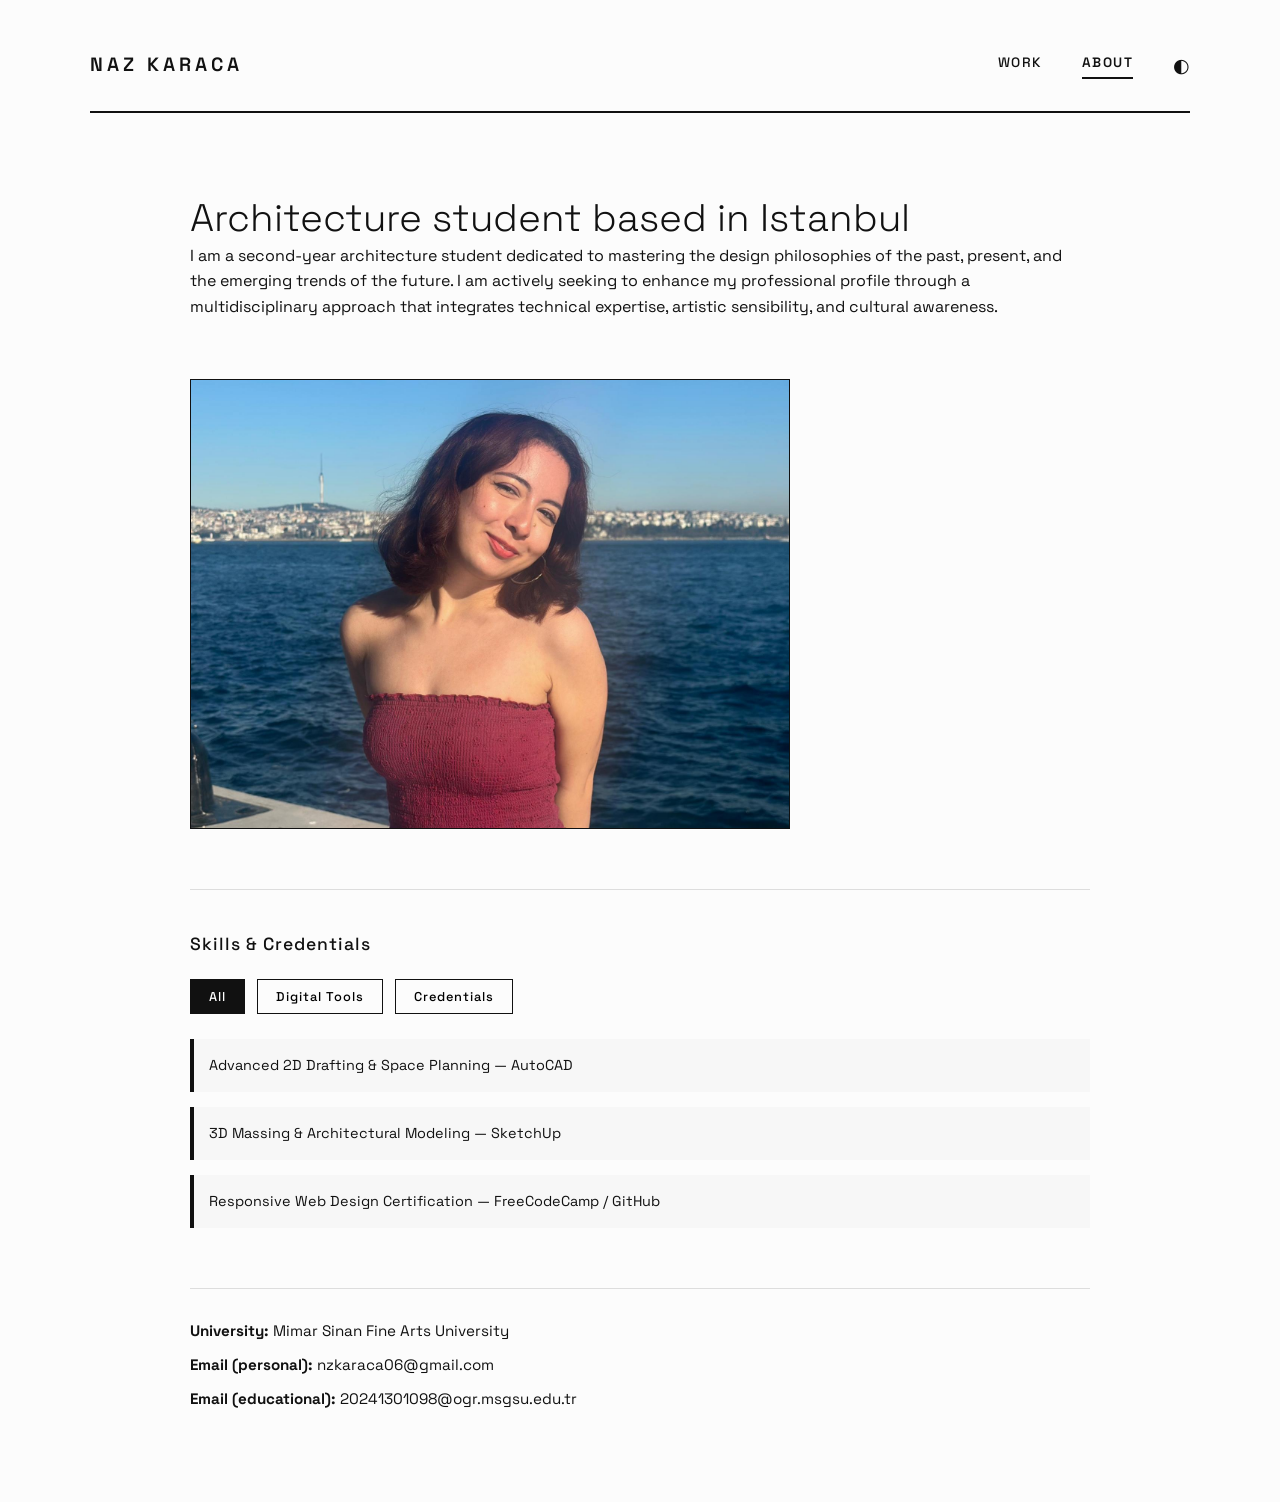
<file: about.html>
<!DOCTYPE html>
<html lang="tr">
<head>
    <meta charset="UTF-8">
    <meta name="viewport" content="width=device-width, initial-scale=1.0">
    <title>About | Naz Karaca</title>
    <link rel="stylesheet" href="styles.css">
</head>
<body>

    <nav>
        <h1><a href="index.html" class="logo-link">NAZ KARACA</a></h1>
        <button class="menu-toggle" id="menuToggle" aria-label="Menüyü Aç">☰</button>
        <div class="nav-links" id="navLinks">
            <a href="index.html">WORK</a>
            <a href="about.html" class="active">ABOUT</a>
            <button id="themeToggle" class="theme-btn" aria-label="Tema Değiştir">◐</button>
        </div>
    </nav>

    <main class="about-grid">
        <div class="about-text">
            <h2>Architecture student based in Istanbul</h2>
            <p>I am a second-year architecture student dedicated to mastering the design philosophies of the past, present, and the emerging trends of the future. I am actively seeking to enhance my professional profile through a multidisciplinary approach that integrates technical expertise, artistic sensibility, and cultural awareness.</p>
        </div>
            
        <div class="about-image">
            <div class="image-box">
                <img src="WhatsApp Image 2026-04-16 at 14.14.46.jpeg" alt="Naz Karaca">
            </div>
        </div>

        <div class="filter-section">
            <h3>Skills & Credentials</h3>
            <div class="filter-buttons">
                <button class="filter-btn active" data-filter="all">All</button>
                <button class="filter-btn" data-filter="software">Digital Tools</button>
                <button class="filter-btn" data-filter="credentials">Credentials</button>
            </div>
            <div class="filter-items">
                <div class="item software">Advanced 2D Drafting & Space Planning — AutoCAD</div>
                <div class="item software">3D Massing & Architectural Modeling — SketchUp</div>
                <div class="item credentials">Responsive Web Design Certification — FreeCodeCamp / GitHub</div>
            </div>
        </div>

        <div class="contact-info">
            <p><strong>University:</strong> Mimar Sinan Fine Arts University</p>
            <p><strong>Email (personal):</strong> nzkaraca06@gmail.com</p>
            <p><strong>Email (educational):</strong> 20241301098@ogr.msgsu.edu.tr</p>
        </div>
    </main>

    <script src="script.js"></script>
</body>
</html>
</file>
<file: styles.css>
@import url('https://fonts.googleapis.com/css2?family=Space+Grotesk:wght@300;400;500;600&display=swap');

* {
    margin: 0;
    padding: 0;
    box-sizing: border-box;
}

body {
    font-family: 'Space Grotesk', sans-serif;
    background-color: #fcfcfc;
    color: #111111;
    line-height: 1.6;
    padding: 0 7%;
    overflow-x: hidden;
    transition: background-color 0.4s ease, color 0.4s ease;
}

.logo-link {
    text-decoration: none;
    color: inherit;
    transition: opacity 0.3s ease;
}
.logo-link:hover {
    opacity: 0.7;
}

nav {
    display: flex;
    justify-content: space-between;
    align-items: center;
    padding: 50px 0 30px 0;
    border-bottom: 2px solid #111111;
}

nav h1 {
    font-size: 1.2rem;
    letter-spacing: 4px;
    font-weight: 600;
}

.nav-links {
    display: flex;
    align-items: center;
    gap: 40px; 
}

.nav-links a {
    text-decoration: none;
    color: #111111;
    font-size: 0.85rem;
    font-weight: 500;
    letter-spacing: 1.5px;
    position: relative;
    padding-bottom: 5px;
    transition: opacity 0.3s ease;
}

.nav-links a.active {
    font-weight: 600;
}

.nav-links a::after {
    content: '';
    position: absolute;
    width: 0;
    height: 2px;
    bottom: 0;
    left: 0;
    background-color: #111111;
    transition: width 0.3s ease;
}

.nav-links a:hover::after,
.nav-links a.active::after {
    width: 100%;
}

.project-container {
    display: grid;
    grid-template-columns: repeat(2, 1fr);
    gap: 50px;
    margin-top: 60px;
    margin-bottom: 80px;
}

.project-card {
    text-decoration: none;
    color: inherit;
    display: flex;
    flex-direction: column;
    position: relative;
}

.status-tag {
    background-color: #111111;
    color: #ffffff;
    padding: 6px 14px;
    font-size: 10px;
    font-weight: 600;
    letter-spacing: 1px;
    text-transform: uppercase;
    align-self: flex-start;
    margin-bottom: 12px;
}

.image-box {
    width: 100%;
    height: 380px;
    background-color: #f0f0f0;
    overflow: hidden;
    border: 1px solid #111111;
    display: flex;
    align-items: center;
    justify-content: center;
}

.image-box img {
    width: 100%;
    height: 100%;
    object-fit: cover;
    transition: transform 0.6s cubic-bezier(0.25, 1, 0.5, 1);
}

.project-card:hover .image-box img {
    transform: scale(1.03);
}

.project-info {
    margin-top: 15px;
}

.project-info h3 {
    font-size: 1.1rem;
    font-weight: 500;
    letter-spacing: 0.5px;
    margin-bottom: 5px;
}

.project-info p {
    font-size: 0.85rem;
    color: #666666;
}

.about-grid {
    max-width: 900px;
    margin: 80px auto;
    display: flex;
    flex-direction: column;
    gap: 60px;
    text-align: left;
}

.about-text h2 {
    font-size: 2.4rem;
    font-weight: 300;
    line-height: 1.3;
    color: #111111;
}

.about-image {
    width: 100%;
    max-width: 600px;
}

.about-image .image-box {
    height: 450px;
}

.filter-section {
    width: 100%;
    border-top: 1px solid #dddddd;
    padding-top: 40px;
}

.filter-section h3 {
    font-size: 1.1rem;
    font-weight: 500;
    margin-bottom: 20px;
    letter-spacing: 1px;
}

.filter-buttons {
    display: flex;
    gap: 12px;
    margin-bottom: 25px;
    flex-wrap: wrap;
}

.filter-btn {
    background: none;
    border: 1px solid #111111;
    padding: 8px 18px;
    cursor: pointer;
    font-family: inherit;
    font-size: 0.8rem;
    font-weight: 500;
    letter-spacing: 1px;
    transition: all 0.3s ease;
}

.filter-btn.active, .filter-btn:hover {
    background: #111111;
    color: #ffffff;
}

.filter-items {
    display: grid;
    grid-template-columns: 1fr;
    gap: 15px;
}

.item {
    padding: 15px;
    background: #f7f7f7;
    border-left: 4px solid #111111;
    font-size: 0.9rem;
    font-weight: 400;
    transition: opacity 0.3s ease;
}

.contact-info {
    width: 100%;
    border-top: 1px solid #dddddd;
    padding-top: 30px;
    font-size: 0.95rem;
}

.contact-info p {
    margin-bottom: 10px;
}

.back-btn {
    text-decoration: none;
    color: #111111;
    font-size: 0.85rem;
    font-weight: 600;
    letter-spacing: 1px;
}

.detail-container {
    max-width: 1000px;
    margin: 60px auto 100px auto;
}

.detail-header {
    margin-bottom: 40px;
}

.detail-header h1 {
    font-size: 2.2rem;
    font-weight: 400;
    margin-bottom: 10px;
}

.detail-header .status {
    font-size: 0.9rem;
    color: #666666;
}

.analysis-grid {
    display: grid;
    grid-template-columns: repeat(2, 1fr);
    gap: 25px;
    margin-bottom: 5px;
}

.analysis-card {
    display: flex;
    flex-direction: column;
    gap: 10px;
}

.gallery-img {
    width: 100%;
    height: 500px;
    object-fit: cover;
    border: 1px solid #111111;
    cursor: pointer;
    transition: opacity 0.3s ease;
}

.gallery-img:hover {
    opacity: 0.9;
}

.img-caption {
    font-size: 0.8rem;
    color: #777777;
    letter-spacing: 0.5px;
}

.description-box {
    margin-top: 50px;
    max-width: 750px;
    border-top: 1px solid #ddd;
    padding-top: 30px;
}

.description-box h3 {
    font-size: 1.1rem;
    margin-bottom: 15px;
    letter-spacing: 1px;
}

.menu-toggle {
    display: none;
    background: none;
    border: none;
    font-size: 1.6rem;
    cursor: pointer;
    color: inherit;
}

.theme-btn {
    background: none;
    border: none;
    font-size: 1.2rem;
    cursor: pointer;
    color: inherit;
    transition: transform 0.4s ease;
}

.theme-btn:hover {
    transform: rotate(180deg);
}

.lightbox {
    display: none;
    position: fixed;
    z-index: 1000;
    top: 0;
    left: 0;
    width: 100%;
    height: 100%;
    background-color: rgba(0,0,0,0.95);
    align-items: center;
    justify-content: center;
    flex-direction: column;
}

.lightbox-content {
    max-width: 85%;
    max-height: 80%;
    border: 2px solid #ffffff;
}

.close-lightbox {
    position: absolute;
    top: 30px;
    right: 50px;
    color: #ffffff;
    font-size: 2rem;
    cursor: pointer;
}

#lightboxCaption {
    color: #ffffff;
    margin-top: 15px;
    font-size: 0.9rem;
    letter-spacing: 1px;
}

/* --- DARK THEME --- */
body.dark-theme {
    background-color: #0c0c0c;
    color: #f5f5f5;
}
body.dark-theme nav { border-bottom-color: #f5f5f5; }
body.dark-theme .nav-links a { color: #f5f5f5; }
body.dark-theme .nav-links a::after { background-color: #f5f5f5; }
body.dark-theme .project-info p, body.dark-theme .detail-header .status, body.dark-theme .img-caption { color: #aaaaaa; }
body.dark-theme .image-box, body.dark-theme .gallery-img { border-color: #333333; background-color: #1a1a1a; }
body.dark-theme .item { background: #161616; border-left-color: #f5f5f5; }
body.dark-theme .filter-btn { border-color: #f5f5f5; color: #f5f5f5; }
body.dark-theme .filter-btn.active { background: #f5f5f5; color: #0c0c0c; }
body.dark-theme .status-tag { background-color: #f5f5f5; color: #0c0c0c; }

/* --- RESPONSIVE --- */
@media (max-width: 768px) {
    nav { padding: 30px 0 20px 0; position: relative; }
    .menu-toggle { display: block; }
    .nav-links {
        display: none;
        flex-direction: column;
        position: absolute;
        top: 80px;
        right: 0;
        width: 100%;
        background-color: #fcfcfc;
        border: 2px solid #111111;
        padding: 25px;
        gap: 20px;
        z-index: 99;
        align-items: flex-start;
    }
    body.dark-theme .nav-links { background-color: #0c0c0c; border-color: #f5f5f5; }
    .nav-links.mobile-active { display: flex; }
    .project-container, .analysis-grid { grid-template-columns: 1fr; gap: 30px; }
    .image-box { height: 250px; }
    .gallery-img { height: 300px; }
    .about-text h2 { font-size: 1.8rem; }
}
</file>
